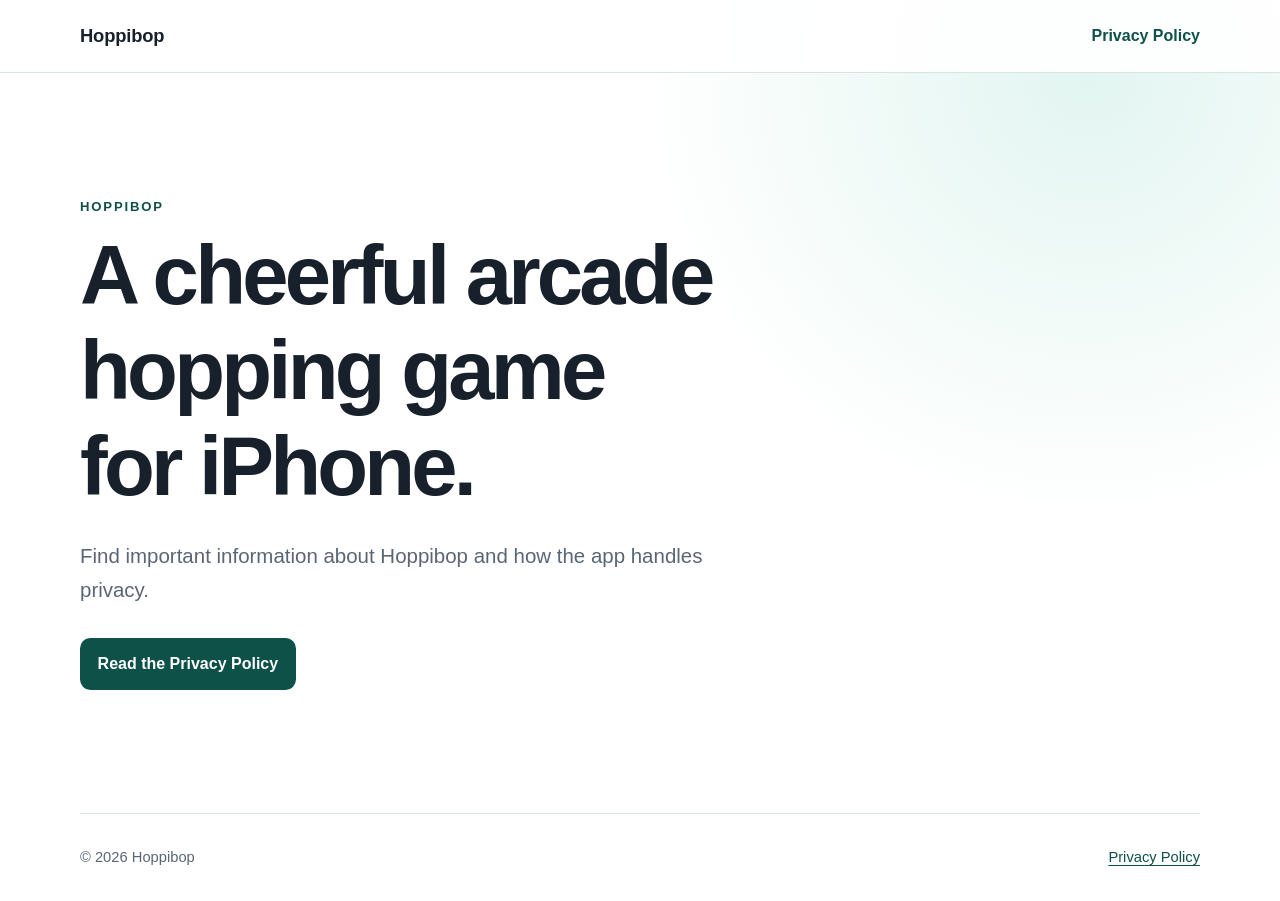
<file: index.html>
<!doctype html>
<html lang="en">
<head>
  <meta charset="utf-8">
  <meta name="viewport" content="width=device-width, initial-scale=1">
  <meta name="description" content="The public website for Hoppibop, a cheerful arcade hopping game for iPhone.">
  <title>Hoppibop</title>
  <link rel="stylesheet" href="styles.css">
</head>
<body>
  <header class="site-header">
    <nav class="nav shell" aria-label="Primary navigation">
      <a class="brand" href="index.html" aria-current="page">Hoppibop</a>
      <a href="privacy.html">Privacy Policy</a>
    </nav>
  </header>

  <main class="landing shell">
    <section class="hero" aria-labelledby="page-title">
      <p class="eyebrow">Hoppibop</p>
      <h1 id="page-title">A cheerful arcade hopping game for iPhone.</h1>
      <p class="intro">Find important information about Hoppibop and how the app handles privacy.</p>
      <a class="button" href="privacy.html">Read the Privacy Policy</a>
    </section>
  </main>

  <footer class="site-footer shell">
    <p>&copy; 2026 Hoppibop</p>
    <a href="privacy.html">Privacy Policy</a>
  </footer>
</body>
</html>
</file>
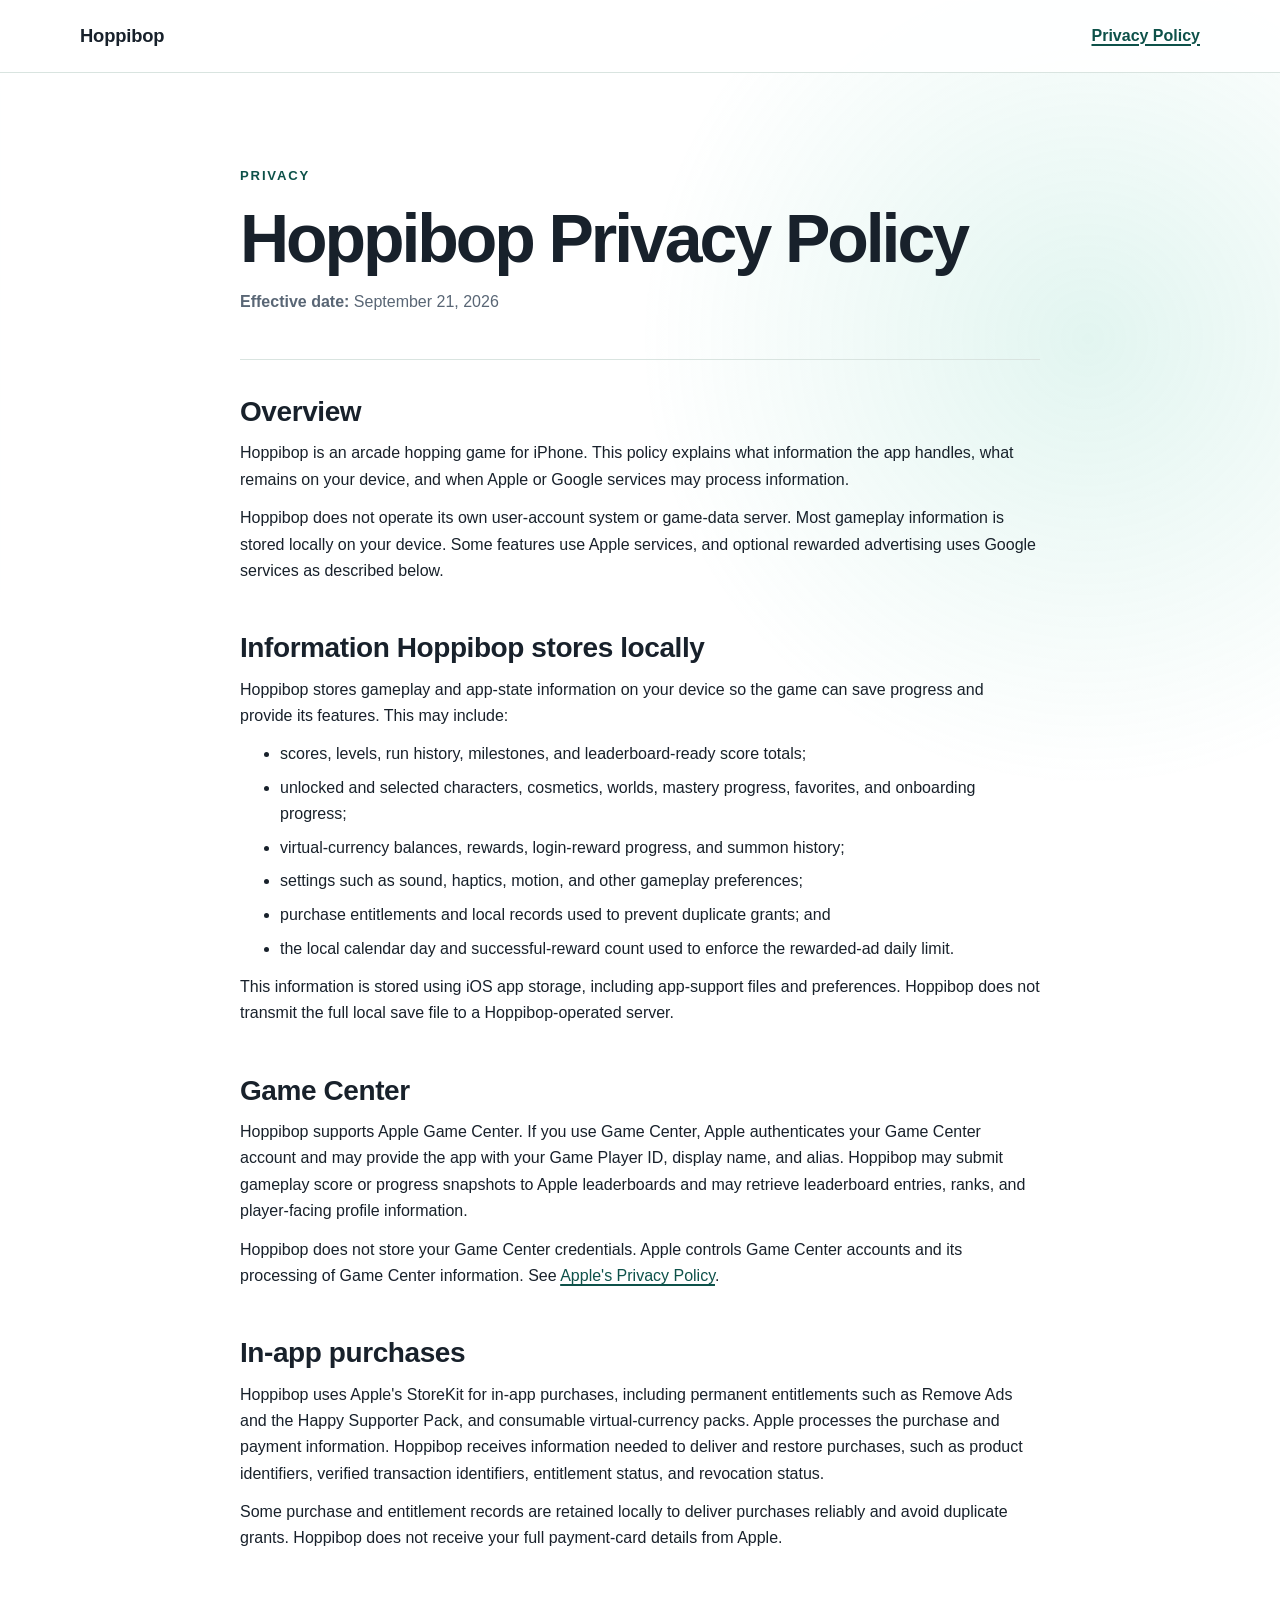
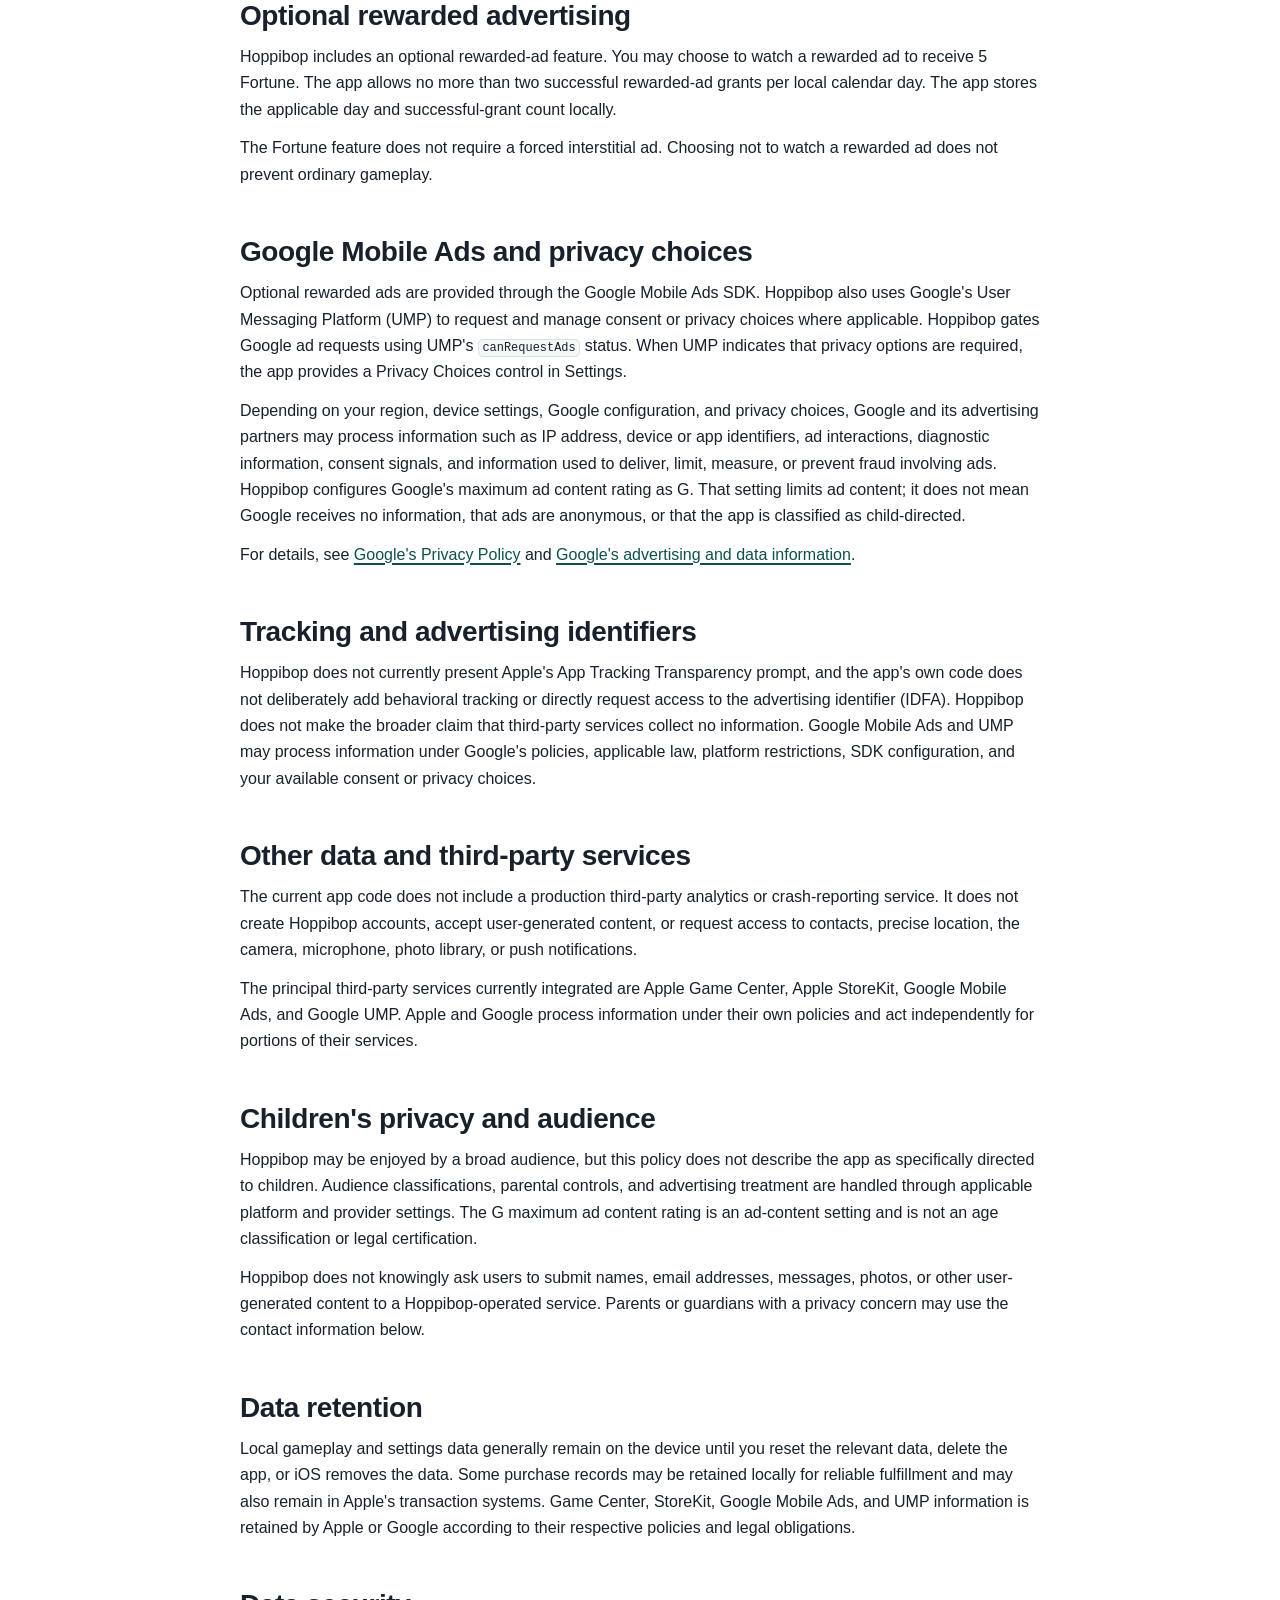
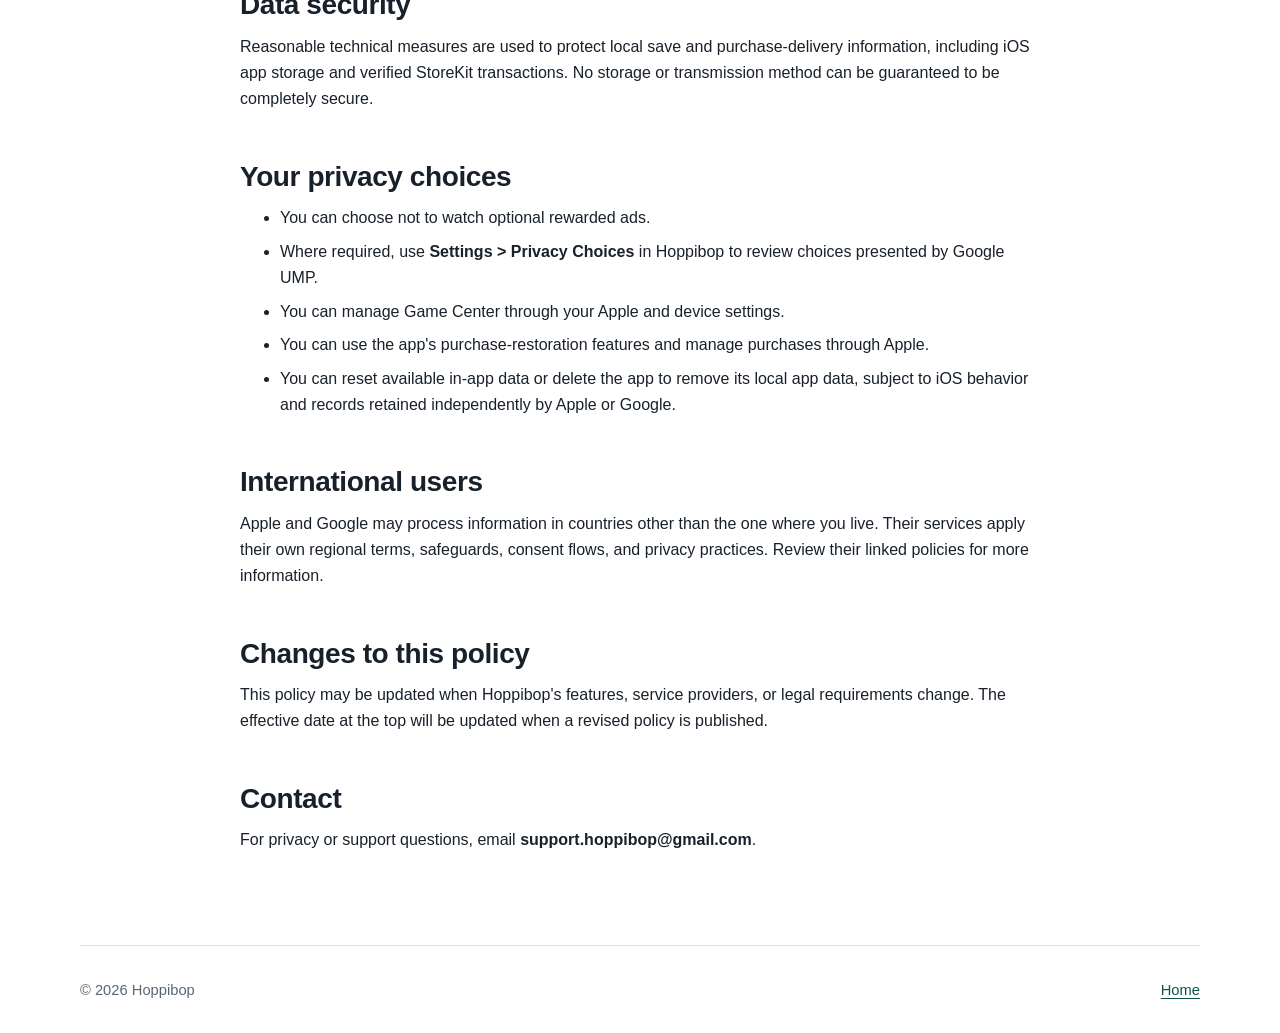
<file: privacy.html>
<!doctype html>
<html lang="en">
<head>
  <meta charset="utf-8">
  <meta name="viewport" content="width=device-width, initial-scale=1">
  <meta name="description" content="Privacy Policy for the Hoppibop iPhone app.">
  <title>Privacy Policy — Hoppibop</title>
  <link rel="stylesheet" href="styles.css">
</head>
<body>
  <header class="site-header">
    <nav class="nav shell" aria-label="Primary navigation">
      <a class="brand" href="index.html">Hoppibop</a>
      <a href="privacy.html" aria-current="page">Privacy Policy</a>
    </nav>
  </header>

  <main class="policy shell">
    <article>
      <header class="policy-heading">
        <p class="eyebrow">Privacy</p>
        <h1>Hoppibop Privacy Policy</h1>
        <p class="effective-date"><strong>Effective date:</strong> September 21, 2026</p>
      </header>

      <section aria-labelledby="overview">
        <h2 id="overview">Overview</h2>
        <p>Hoppibop is an arcade hopping game for iPhone. This policy explains what information the app handles, what remains on your device, and when Apple or Google services may process information.</p>
        <p>Hoppibop does not operate its own user-account system or game-data server. Most gameplay information is stored locally on your device. Some features use Apple services, and optional rewarded advertising uses Google services as described below.</p>
      </section>

      <section aria-labelledby="local-data">
        <h2 id="local-data">Information Hoppibop stores locally</h2>
        <p>Hoppibop stores gameplay and app-state information on your device so the game can save progress and provide its features. This may include:</p>
        <ul>
          <li>scores, levels, run history, milestones, and leaderboard-ready score totals;</li>
          <li>unlocked and selected characters, cosmetics, worlds, mastery progress, favorites, and onboarding progress;</li>
          <li>virtual-currency balances, rewards, login-reward progress, and summon history;</li>
          <li>settings such as sound, haptics, motion, and other gameplay preferences;</li>
          <li>purchase entitlements and local records used to prevent duplicate grants; and</li>
          <li>the local calendar day and successful-reward count used to enforce the rewarded-ad daily limit.</li>
        </ul>
        <p>This information is stored using iOS app storage, including app-support files and preferences. Hoppibop does not transmit the full local save file to a Hoppibop-operated server.</p>
      </section>

      <section aria-labelledby="game-center">
        <h2 id="game-center">Game Center</h2>
        <p>Hoppibop supports Apple Game Center. If you use Game Center, Apple authenticates your Game Center account and may provide the app with your Game Player ID, display name, and alias. Hoppibop may submit gameplay score or progress snapshots to Apple leaderboards and may retrieve leaderboard entries, ranks, and player-facing profile information.</p>
        <p>Hoppibop does not store your Game Center credentials. Apple controls Game Center accounts and its processing of Game Center information. See <a href="https://www.apple.com/legal/privacy/" rel="external">Apple's Privacy Policy</a>.</p>
      </section>

      <section aria-labelledby="purchases">
        <h2 id="purchases">In-app purchases</h2>
        <p>Hoppibop uses Apple's StoreKit for in-app purchases, including permanent entitlements such as Remove Ads and the Happy Supporter Pack, and consumable virtual-currency packs. Apple processes the purchase and payment information. Hoppibop receives information needed to deliver and restore purchases, such as product identifiers, verified transaction identifiers, entitlement status, and revocation status.</p>
        <p>Some purchase and entitlement records are retained locally to deliver purchases reliably and avoid duplicate grants. Hoppibop does not receive your full payment-card details from Apple.</p>
      </section>

      <section aria-labelledby="rewarded-ads">
        <h2 id="rewarded-ads">Optional rewarded advertising</h2>
        <p>Hoppibop includes an optional rewarded-ad feature. You may choose to watch a rewarded ad to receive 5 Fortune. The app allows no more than two successful rewarded-ad grants per local calendar day. The app stores the applicable day and successful-grant count locally.</p>
        <p>The Fortune feature does not require a forced interstitial ad. Choosing not to watch a rewarded ad does not prevent ordinary gameplay.</p>
      </section>

      <section aria-labelledby="google-services">
        <h2 id="google-services">Google Mobile Ads and privacy choices</h2>
        <p>Optional rewarded ads are provided through the Google Mobile Ads SDK. Hoppibop also uses Google's User Messaging Platform (UMP) to request and manage consent or privacy choices where applicable. Hoppibop gates Google ad requests using UMP's <code>canRequestAds</code> status. When UMP indicates that privacy options are required, the app provides a Privacy Choices control in Settings.</p>
        <p>Depending on your region, device settings, Google configuration, and privacy choices, Google and its advertising partners may process information such as IP address, device or app identifiers, ad interactions, diagnostic information, consent signals, and information used to deliver, limit, measure, or prevent fraud involving ads. Hoppibop configures Google's maximum ad content rating as G. That setting limits ad content; it does not mean Google receives no information, that ads are anonymous, or that the app is classified as child-directed.</p>
        <p>For details, see <a href="https://policies.google.com/privacy" rel="external">Google's Privacy Policy</a> and <a href="https://policies.google.com/technologies/ads" rel="external">Google's advertising and data information</a>.</p>
      </section>

      <section aria-labelledby="tracking">
        <h2 id="tracking">Tracking and advertising identifiers</h2>
        <p>Hoppibop does not currently present Apple's App Tracking Transparency prompt, and the app's own code does not deliberately add behavioral tracking or directly request access to the advertising identifier (IDFA). Hoppibop does not make the broader claim that third-party services collect no information. Google Mobile Ads and UMP may process information under Google's policies, applicable law, platform restrictions, SDK configuration, and your available consent or privacy choices.</p>
      </section>

      <section aria-labelledby="other-services">
        <h2 id="other-services">Other data and third-party services</h2>
        <p>The current app code does not include a production third-party analytics or crash-reporting service. It does not create Hoppibop accounts, accept user-generated content, or request access to contacts, precise location, the camera, microphone, photo library, or push notifications.</p>
        <p>The principal third-party services currently integrated are Apple Game Center, Apple StoreKit, Google Mobile Ads, and Google UMP. Apple and Google process information under their own policies and act independently for portions of their services.</p>
      </section>

      <section aria-labelledby="children">
        <h2 id="children">Children's privacy and audience</h2>
        <p>Hoppibop may be enjoyed by a broad audience, but this policy does not describe the app as specifically directed to children. Audience classifications, parental controls, and advertising treatment are handled through applicable platform and provider settings. The G maximum ad content rating is an ad-content setting and is not an age classification or legal certification.</p>
        <p>Hoppibop does not knowingly ask users to submit names, email addresses, messages, photos, or other user-generated content to a Hoppibop-operated service. Parents or guardians with a privacy concern may use the contact information below.</p>
      </section>

      <section aria-labelledby="retention">
        <h2 id="retention">Data retention</h2>
        <p>Local gameplay and settings data generally remain on the device until you reset the relevant data, delete the app, or iOS removes the data. Some purchase records may be retained locally for reliable fulfillment and may also remain in Apple's transaction systems. Game Center, StoreKit, Google Mobile Ads, and UMP information is retained by Apple or Google according to their respective policies and legal obligations.</p>
      </section>

      <section aria-labelledby="security">
        <h2 id="security">Data security</h2>
        <p>Reasonable technical measures are used to protect local save and purchase-delivery information, including iOS app storage and verified StoreKit transactions. No storage or transmission method can be guaranteed to be completely secure.</p>
      </section>

      <section aria-labelledby="choices">
        <h2 id="choices">Your privacy choices</h2>
        <ul>
          <li>You can choose not to watch optional rewarded ads.</li>
          <li>Where required, use <strong>Settings &gt; Privacy Choices</strong> in Hoppibop to review choices presented by Google UMP.</li>
          <li>You can manage Game Center through your Apple and device settings.</li>
          <li>You can use the app's purchase-restoration features and manage purchases through Apple.</li>
          <li>You can reset available in-app data or delete the app to remove its local app data, subject to iOS behavior and records retained independently by Apple or Google.</li>
        </ul>
      </section>

      <section aria-labelledby="international">
        <h2 id="international">International users</h2>
        <p>Apple and Google may process information in countries other than the one where you live. Their services apply their own regional terms, safeguards, consent flows, and privacy practices. Review their linked policies for more information.</p>
      </section>

      <section aria-labelledby="changes">
        <h2 id="changes">Changes to this policy</h2>
        <p>This policy may be updated when Hoppibop's features, service providers, or legal requirements change. The effective date at the top will be updated when a revised policy is published.</p>
      </section>

      <section aria-labelledby="contact">
        <h2 id="contact">Contact</h2>
        <p>For privacy or support questions, email <strong>support.hoppibop@gmail.com</strong>.</p>
      </section>
    </article>
  </main>

  <footer class="site-footer shell">
    <p>&copy; 2026 Hoppibop</p>
    <a href="index.html">Home</a>
  </footer>
</body>
</html>
</file>
<file: styles.css>
:root {
  color-scheme: light;
  --ink: #18212b;
  --muted: #596675;
  --paper: #ffffff;
  --wash: #f3f8f6;
  --accent: #136f63;
  --accent-dark: #0d5149;
  --line: #d9e4e0;
  --focus: #f2a900;
  font-family: ui-rounded, "SF Pro Rounded", "SF Pro Display", -apple-system,
    BlinkMacSystemFont, "Segoe UI", sans-serif;
  font-synthesis: none;
}

* {
  box-sizing: border-box;
}

html {
  background: var(--wash);
  scroll-behavior: smooth;
}

body {
  min-height: 100vh;
  margin: 0;
  color: var(--ink);
  background:
    radial-gradient(circle at 85% 8%, rgba(76, 194, 164, 0.16), transparent 28rem),
    var(--paper);
  line-height: 1.65;
}

a {
  color: var(--accent-dark);
  text-decoration-thickness: 0.1em;
  text-underline-offset: 0.18em;
}

a:hover {
  color: var(--accent);
}

a:focus-visible {
  outline: 3px solid var(--focus);
  outline-offset: 4px;
  border-radius: 0.2rem;
}

.shell {
  width: min(100% - 2rem, 70rem);
  margin-inline: auto;
}

.site-header {
  border-bottom: 1px solid var(--line);
  background: rgba(255, 255, 255, 0.92);
}

.nav {
  min-height: 4.5rem;
  display: flex;
  align-items: center;
  justify-content: space-between;
  gap: 1rem;
}

.nav a {
  font-weight: 700;
  text-decoration: none;
}

.nav a[aria-current="page"]:not(.brand) {
  text-decoration: underline;
  text-decoration-thickness: 0.12em;
}

.nav .brand {
  color: var(--ink);
  font-size: 1.15rem;
  letter-spacing: -0.01em;
}

.landing {
  display: grid;
  min-height: calc(100vh - 10rem);
  align-items: center;
  padding-block: 5rem;
}

.hero {
  max-width: 47rem;
}

.eyebrow {
  margin: 0 0 0.65rem;
  color: var(--accent-dark);
  font-size: 0.82rem;
  font-weight: 800;
  letter-spacing: 0.14em;
  text-transform: uppercase;
}

h1,
h2 {
  line-height: 1.15;
  text-wrap: balance;
}

h1 {
  margin: 0;
  font-size: clamp(2.4rem, 8vw, 5.2rem);
  letter-spacing: -0.045em;
}

.intro {
  max-width: 40rem;
  margin: 1.5rem 0 2rem;
  color: var(--muted);
  font-size: clamp(1.05rem, 2.5vw, 1.28rem);
}

.button {
  display: inline-block;
  padding: 0.8rem 1.1rem;
  border-radius: 0.65rem;
  color: #ffffff;
  background: var(--accent-dark);
  font-weight: 750;
  text-decoration: none;
}

.button:hover {
  color: #ffffff;
  background: var(--accent);
}

.policy {
  max-width: 50rem;
  padding-block: clamp(3rem, 7vw, 5rem);
}

.policy-heading {
  padding-bottom: 2rem;
  border-bottom: 1px solid var(--line);
}

.policy h1 {
  font-size: clamp(2.35rem, 7vw, 4.25rem);
}

.effective-date {
  margin: 1.25rem 0 0;
  color: var(--muted);
}

.policy section {
  padding-top: 2.25rem;
}

.policy h2 {
  margin: 0 0 0.75rem;
  font-size: clamp(1.35rem, 4vw, 1.75rem);
  letter-spacing: -0.015em;
}

.policy p,
.policy ul {
  margin-block: 0.75rem;
}

.policy li + li {
  margin-top: 0.45rem;
}

code {
  padding: 0.08em 0.3em;
  border: 1px solid var(--line);
  border-radius: 0.3rem;
  background: var(--wash);
  font-size: 0.92em;
}

.site-footer {
  min-height: 5.5rem;
  display: flex;
  align-items: center;
  justify-content: space-between;
  gap: 1rem;
  border-top: 1px solid var(--line);
  color: var(--muted);
  font-size: 0.92rem;
}

@media (max-width: 36rem) {
  .shell {
    width: min(100% - 1.35rem, 70rem);
  }

  .nav {
    min-height: 4rem;
  }

  .landing {
    min-height: calc(100vh - 9rem);
    padding-block: 3.5rem;
  }

  .site-footer {
    min-height: 5rem;
    align-items: flex-start;
    flex-direction: column;
    justify-content: center;
    gap: 0.2rem;
  }

  .site-footer p {
    margin: 0;
  }
}

@media (prefers-reduced-motion: reduce) {
  html {
    scroll-behavior: auto;
  }
}
</file>
